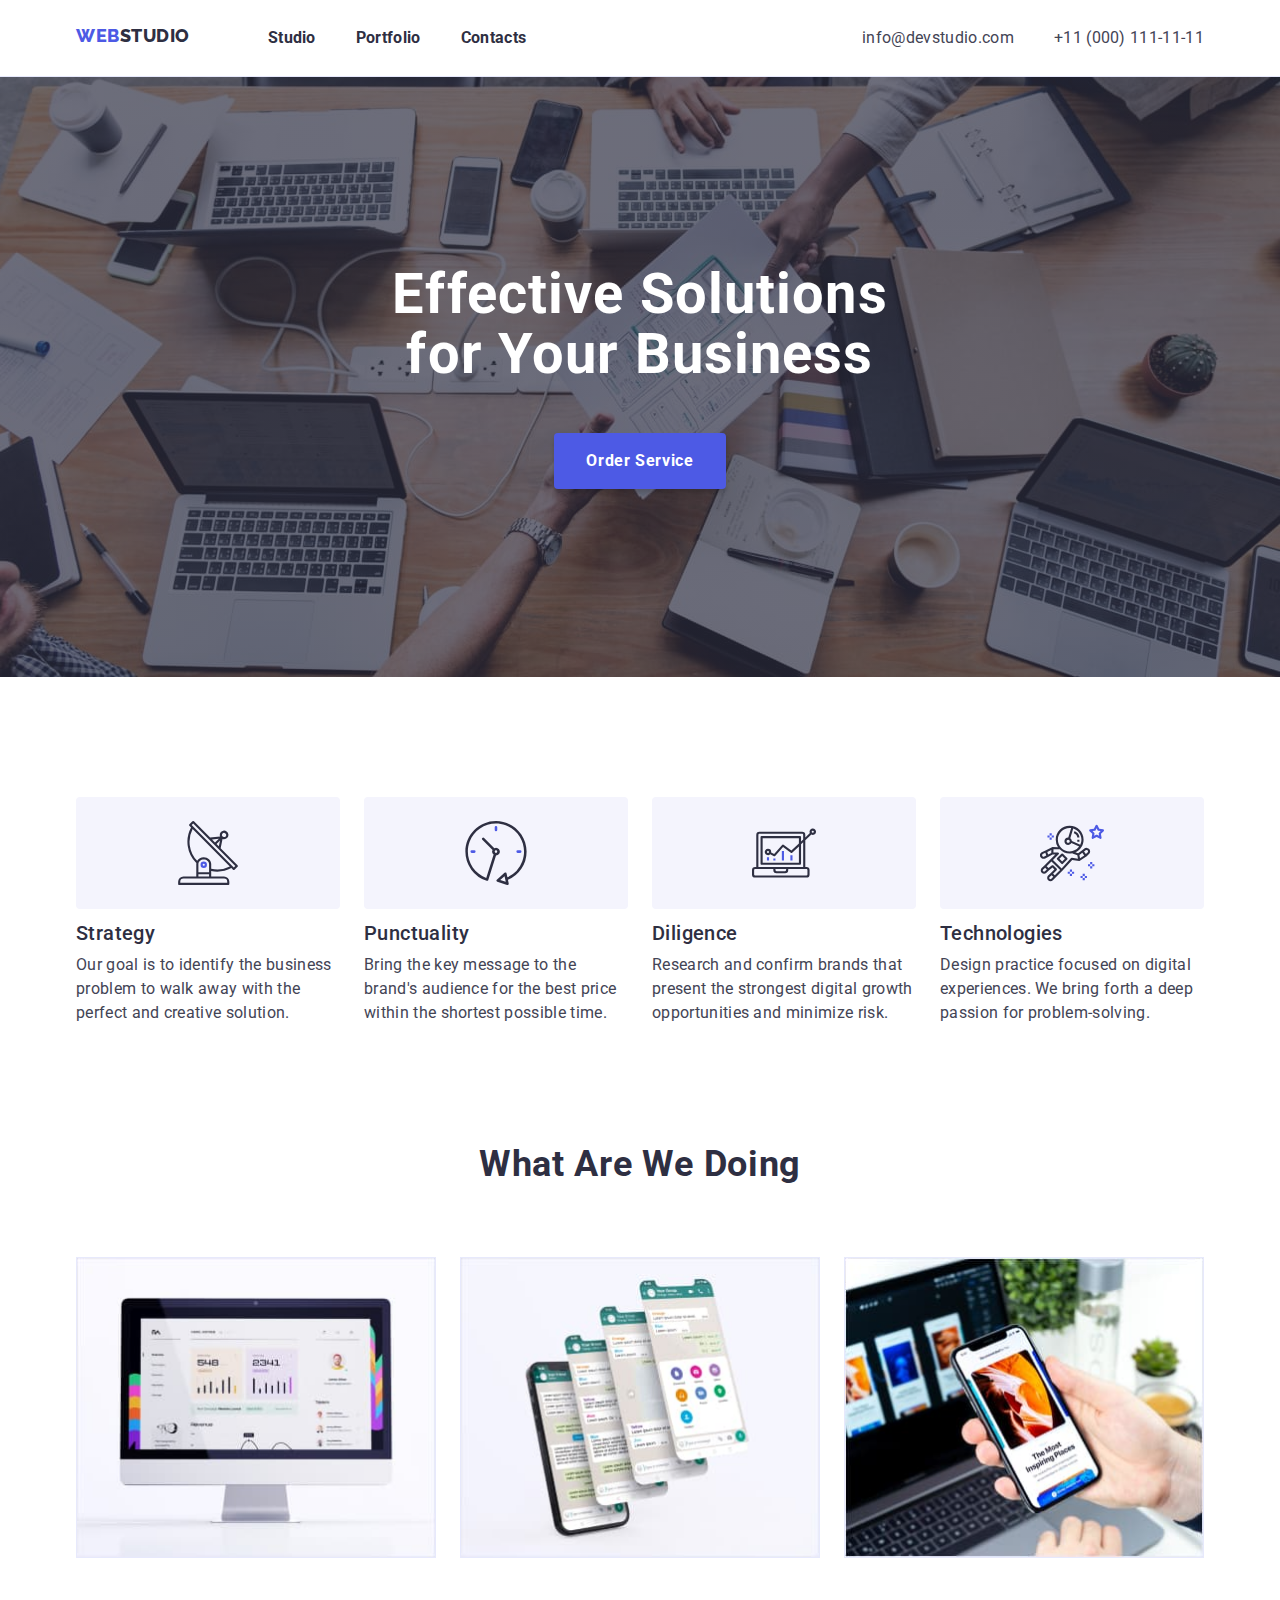
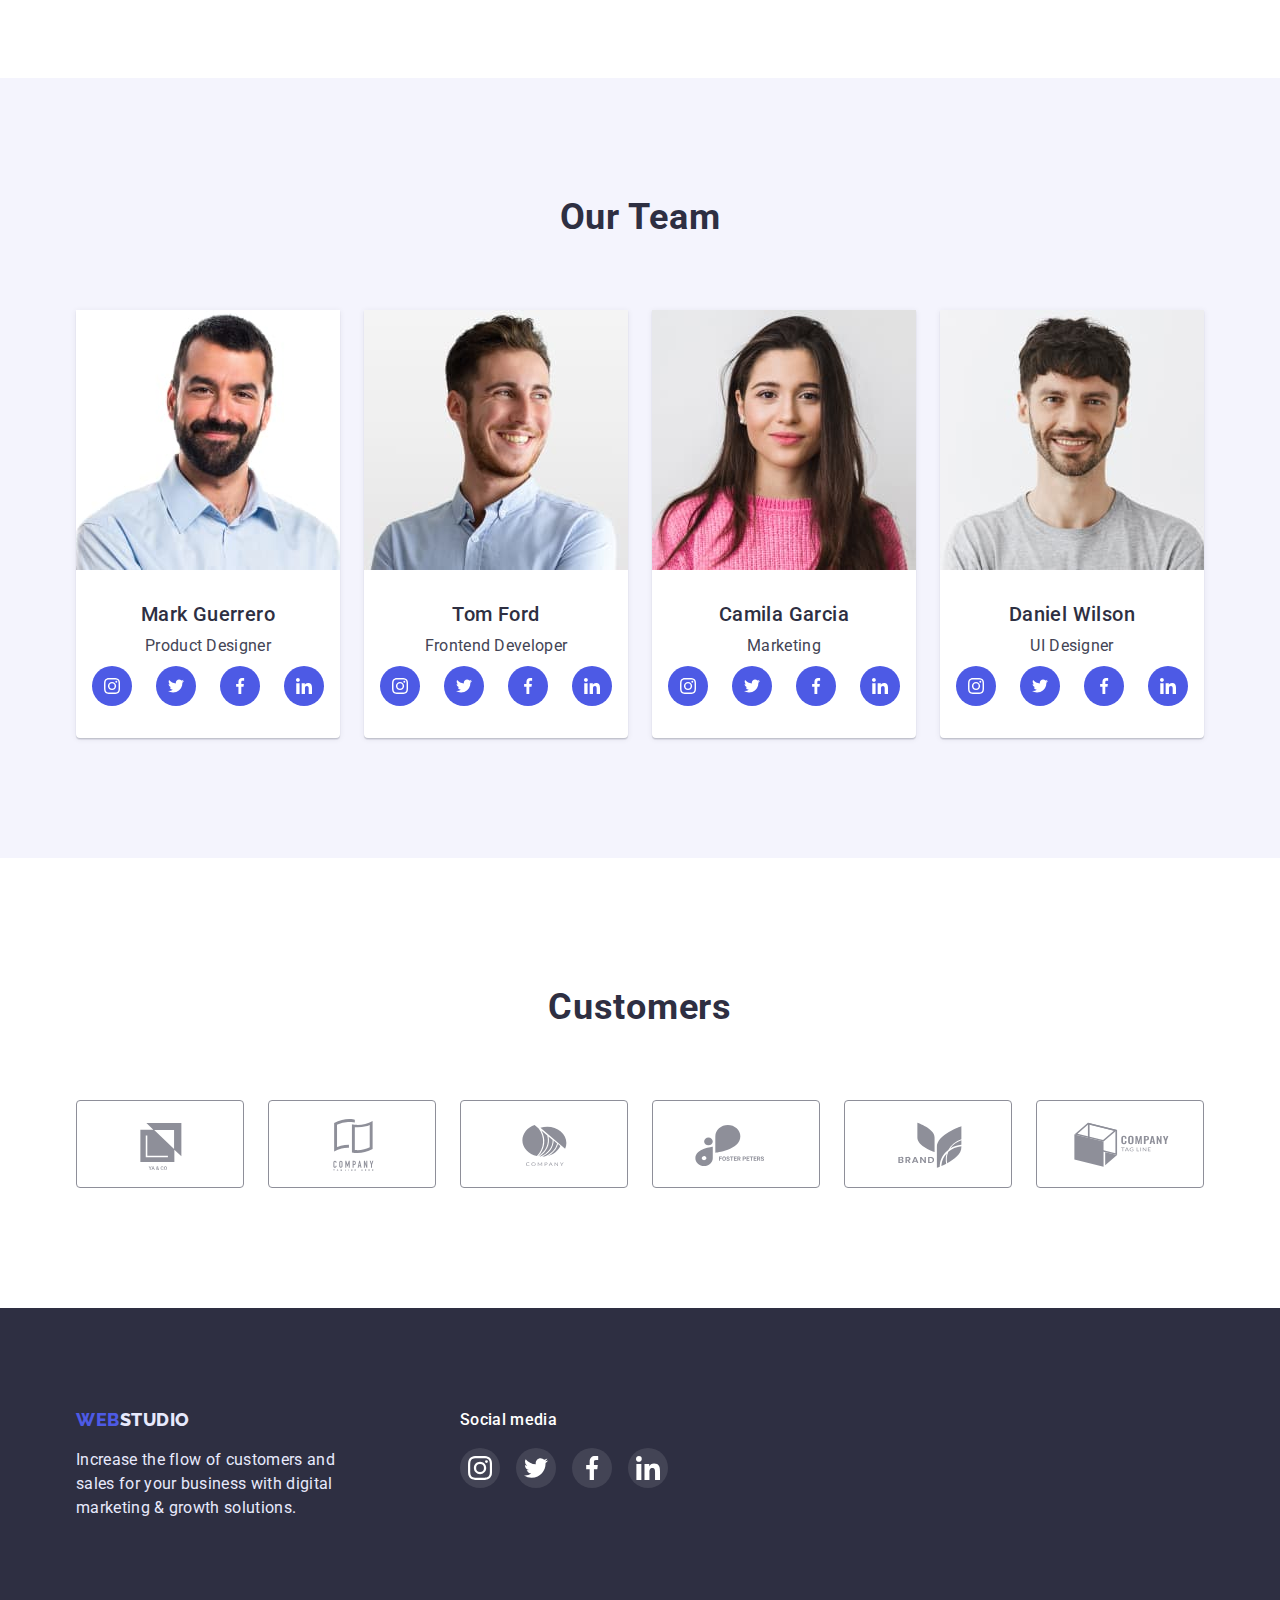
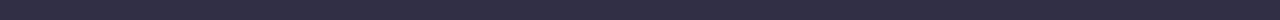
<file: index.html>
<!DOCTYPE html>
<html lang="en">
  <head>
    <meta charset="UTF-8" />
    <meta http-equiv="X-UA-Compatible" content="IE=edge" />
    <meta name="viewport" content="width=device-width, initial-scale=1.0" />
    <title>WebStudio</title>
    <link rel="preconnect" href="https://fonts.googleapis.com" />
    <link rel="preconnect" href="https://fonts.gstatic.com" crossorigin />
    <link
      href="https://fonts.googleapis.com/css2?family=Raleway:wght@800&family=Roboto:wght@400;500;700;900&display=swap"
      rel="stylesheet"
    />
    <link
      rel="stylesheet"
      href="https://cdnjs.cloudflare.com/ajax/libs/modern-normalize/1.0.0/modern-normalize.min.css"
    />
    <link rel="stylesheet" href="./css/styles.css" />
  </head>
  <body class="body">
    <!--============================== Header with navigation ==============================-->
    <header class="header">
      <div class="header-nav-conteiner container ">
        <a class="header-logo link" href="./index.html">
          <span>Web</span>Studio
        </a>
        <nav class="header-navigation">
          <ul class="header-list list">
            <li class="header-item">
              <a class="header-link link" href="./index.html">Studio</a>
            </li>
            <li class="header-item">
              <a class="header-link link" href="./portfolio.html">Portfolio</a>
            </li>
            <li class="header-item">
              <a class="header-link link" href="">Contacts</a>
            </li>
          </ul>
        </nav>
        <ul class="header-contacts list">
          <li class="header-contact-item">
            <a class="header-contact-link link" href="mailto:info@devstudio.com"
              >info@devstudio.com</a
            >
          </li>
          <li class="header-contact-item">
            <a class="header-contact-link link" href="tel:+110001111111"
              >+11 (000) 111-11-11</a
            >
          </li>
        </ul>
      </div>
    </header>
    <main>
      <!-- ================== Section 1 Effective Solutions for Your Busines ===================== -->
      <section class="solutions">
        <div class="solution-container">
          <h1 class="solutions-title">Effective Solutions for Your Business</h1>
          <button type="button" class="solution-btn btn">Order Service</button>
        </div>
      </section>
      <!-- ============================== Secrtion 2 Main principles ============================== -->
      <section class="principles">
        <div class="container">
          <h2 class="visually-hidden">Main principles</h2>
          <ul class="principles-list list">
            <li class="principles-item">
              <svg class="principles-icons">
                <use href="./images/icons.svg#icon-antenna"></use>
              </svg>
              <h3 class="principles-title">Strategy</h3>
              <p class="principles-text">
                Our goal is to identify the business problem to walk away with
                the perfect and creative solution.
              </p>
            </li>
            <li class="principles-item">
              <svg class="principles-icons">
                <use href="./images/icons.svg#icon-clock"></use>
              </svg>
              <h3 class="principles-title">Punctuality</h3>
              <p class="principles-text">
                Bring the key message to the brand's audience for the best price
                within the shortest possible time.
              </p>
            </li>
            <li class="principles-item">
              <svg class="principles-icons">
                <use href="./images/icons.svg#icon-diagram"></use>
              </svg>
              <h3 class="principles-title">Diligence</h3>
              <p class="principles-text">
                Research and confirm brands that present the strongest digital
                growth opportunities and minimize risk.
              </p>
            </li>
            <li class="principles-item">
              <svg class="principles-icons">
                <use href="./images/icons.svg#icon-astronaut"></use>
              </svg>
              <h3 class="principles-title">Technologies</h3>
              <p class="principles-text">
                Design practice focused on digital experiences. We bring forth a
                deep passion for problem-solving.
              </p>
            </li>
          </ul>
        </div>
      </section>
      <!-- ============================== Section 3 What are we doing ============================== -->
      <section class="what">
        <div class="container">
          <h2 class="what-title">What are we doing</h2>
          <ul class="what-list list">
            <li class="what-item">
              <img
                src="./images/sec3im1.jpg"
                alt="Computer monitor with data charts"
                width="360"
                height="300"
              />
            </li>
            <li class="what-item">
              <img
                src="./images/sec3im2.jpg"
                alt="Smartphone with apps"
                width="360"
                height="300"
              />
            </li>
            <li class="what-item">
              <img
                src="./images/sec3im3.jpg"
                alt="Laptop and smartphone with content"
                width="360"
                height="300"
              />
            </li>
          </ul>
        </div>
      </section>
      <!-- ================================== Section 4 Our Team ================================== -->
      <section class="team">
        <div class="team-container container">
          <h2 class="team-head">Our Team</h2>
          <ul class="team-list list">
            <li class="team-item">
              <img
                src="./images/ourteam1.jpg"
                alt="Mark Guerrero photo"
                width="264"
                height="260"
              />
              <h3 class="team-name">Mark Guerrero</h3>
              <p class="team-position">Product Designer</p>
              <ul class="team-social-icon list">
                <li class="social-icon-list">
                  <a class="social-icon-link link" href="">
                    <svg class="social-icon" width="16" height="16">
                      <use href="./images/icons.svg#icon-instagram"></use>
                    </svg>
                  </a>
                </li>
                <li class="social-icon-list">
                  <a class="social-icon-link link" href="">
                    <svg class="social-icon" width="16" height="16">
                      <use href="./images/icons.svg#icon-twitter"></use>
                    </svg>
                  </a>
                </li>
                <li class="social-icon-list">
                  <a class="social-icon-link link" href="">
                    <svg class="social-icon" width="16" height="16">
                      <use href="./images/icons.svg#icon-facebook"></use>
                    </svg>
                  </a>
                </li>
                <li class="social-icon-list">
                  <a class="social-icon-link link" href="">
                    <svg class="social-icon" width="16" height="16">
                      <use href="./images/icons.svg#icon-linkedin"></use>
                    </svg>
                  </a>
                </li>
              </ul>
            </li>
            <li class="team-item">
              <img
                src="./images/ourteam2.jpg"
                alt="Tom Ford photo"
                width="264"
                height="260"
              />
              <h3 class="team-name">Tom Ford</h3>
              <p class="team-position">Frontend Developer</p>
              <ul class="team-social-icon list">
                <li class="social-icon-list">
                  <a class="social-icon-link link" href="">
                    <svg class="social-icon" width="16" height="16">
                      <use href="./images/icons.svg#icon-instagram"></use>
                    </svg>
                  </a>
                </li>
                <li class="social-icon-list">
                  <a class="social-icon-link link" href="">
                    <svg class="social-icon" width="16" height="16">
                      <use href="./images/icons.svg#icon-twitter"></use>
                    </svg>
                  </a>
                </li>
                <li class="social-icon-list">
                  <a class="social-icon-link link" href="">
                    <svg class="social-icon" width="16" height="16">
                      <use href="./images/icons.svg#icon-facebook"></use>
                    </svg>
                  </a>
                </li>
                <li class="social-icon-list">
                  <a class="social-icon-link link" href="">
                    <svg class="social-icon" width="16" height="16">
                      <use href="./images/icons.svg#icon-linkedin"></use>
                    </svg>
                  </a>
                </li>
              </ul>
            </li>
            <li class="team-item">
              <img
                src="./images/ourteam3.jpg"
                alt="Camila Garcia photo"
                width="264"
                height="260"
              />
              <h3 class="team-name">Camila Garcia</h3>
              <p class="team-position">Marketing</p>
              <ul class="team-social-icon list">
                <li class="social-icon-list">
                  <a class="social-icon-link link" href="">
                    <svg class="social-icon" width="16" height="16">
                      <use href="./images/icons.svg#icon-instagram"></use>
                    </svg>
                  </a>
                </li>
                <li class="social-icon-list">
                  <a class="social-icon-link link" href="">
                    <svg class="social-icon" width="16" height="16">
                      <use href="./images/icons.svg#icon-twitter"></use>
                    </svg>
                  </a>
                </li>
                <li class="social-icon-list">
                  <a class="social-icon-link link" href="">
                    <svg class="social-icon" width="16" height="16">
                      <use href="./images/icons.svg#icon-facebook"></use>
                    </svg>
                  </a>
                </li>
                <li class="social-icon-list">
                  <a class="social-icon-link link" href=""
                    ><svg class="social-icon" width="16" height="16">
                      <use href="./images/icons.svg#icon-linkedin"></use>
                    </svg>
                  </a>
                </li>
              </ul>
            </li>
            <li class="team-item">
              <img
                src="./images/ourteam4.jpg"
                alt="Daniel Wilson photo"
                width="264"
                height="260"
              />
              <h3 class="team-name">Daniel Wilson</h3>
              <p class="team-position">UI Designer</p>
              <ul class="team-social-icon list">
                <li class="social-icon-list">
                  <a class="social-icon-link link" href="">
                    <svg class="social-icon" width="16" height="16">
                      <use href="./images/icons.svg#icon-instagram"></use>
                    </svg>
                  </a>
                </li>
                <li class="social-icon-list">
                  <a class="social-icon-link link" href="">
                    <svg class="social-icon" width="16" height="16">
                      <use href="./images/icons.svg#icon-twitter"></use>
                    </svg>
                  </a>
                </li>
                <li class="social-icon-list">
                  <a class="social-icon-link link" href="">
                    <svg class="social-icon" width="16" height="16">
                      <use href="./images/icons.svg#icon-facebook"></use>
                    </svg>
                  </a>
                </li>
                <li class="social-icon-list">
                  <a class="social-icon-link link" href="">
                    <svg class="social-icon" width="16" height="16">
                      <use href="./images/icons.svg#icon-linkedin"></use>
                    </svg>
                  </a>
                </li>
              </ul>
            </li>
          </ul>
        </div>
      </section>
    </main>
    <!-- ==================================Customers section ==================================-->
    <section class="customers">
      <div class="customers-container container">
        <h1 class="customers-title">Customers</h1>
        <ul class="customer-list list">
          <li class="customer-item">
            <a class="customer-link link" href="">
              <svg class="customer-icon" width="104" height="56">
                <use href="./images/icons.svg#icon-logo-0"></use>
              </svg>
            </a>
          </li>
          <li class="customer-item">
            <a class="customer-link link" href="">
              <svg class="customer-icon" width="104" height="56">
                <use href="./images/icons.svg#icon-logo-1"></use>
              </svg>
            </a>
          </li>
          <li class="customer-item">
            <a class="customer-link link" href="">
              <svg class="customer-icon" width="104" height="56">
                <use href="./images/icons.svg#icon-logo-2"></use>
              </svg>
            </a>
          </li>
          <li class="customer-item">
            <a class="customer-link link" href="">
              <svg class="customer-icon" width="104" height="56">
                <use href="./images/icons.svg#icon-logo-3"></use>
              </svg>
            </a>
          </li>
          <li class="customer-item">
            <a class="customer-link link" href="">
              <svg class="customer-icon" width="104" height="56">
                <use href="./images/icons.svg#icon-logo-4"></use>
              </svg>
            </a>
          </li>
          <li class="customer-item">
            <a class="customer-link link" href="">
              <svg class="customer-icon" width="104" height="56">
                <use href="./images/icons.svg#icon-logo-5"></use>
              </svg>
            </a>
          </li>
        </ul>
      </div>
    </section>
    <!-- ================================== Footer section ================================== -->
    <footer class="footer">
      <div class="footer-container container">
        <div class="footer-logo-slogan">
          <a class="footer-logo link" href="./index.html">
            <span>Web</span>Studio
          </a>
          <p class="footer-text">
            Increase the flow of customers and sales for your business with
            digital marketing & growth solutions.
          </p>
        </div>
        <div class="social-media">
          <p class="social-media-title">Social media</p>
          <ul class="social-media-list list">
            <li class="social-media-item">
              <a class="social-media-link link" href="">
                <svg class="social-media-icon" width="24" height="24">
                  <use href="./images/icons.svg#icon-instagram"></use>
                </svg>
              </a>
            </li>
            <li class="social-media-item">
              <a class="social-media-link link" href="">
                <svg class="social-media-icon" width="24" height="24">
                  <use href="./images/icons.svg#icon-twitter"></use>
                </svg>
              </a>
            </li>
            <li class="social-media-item">
              <a class="social-media-link link" href="">
                <svg class="social-media-icon" width="24" height="24">
                  <use href="./images/icons.svg#icon-facebook"></use>
                </svg>
              </a>
            </li>
            <li class="social-media-item">
              <a class="social-media-link link" href="">
                <svg class="social-media-icon" width="24" height="24">
                  <use href="./images/icons.svg#icon-linkedin"></use>
                </svg>
              </a>
            </li>
          </ul>
        </div>
      </div>
    </footer>
  </body>
</html>
</file>
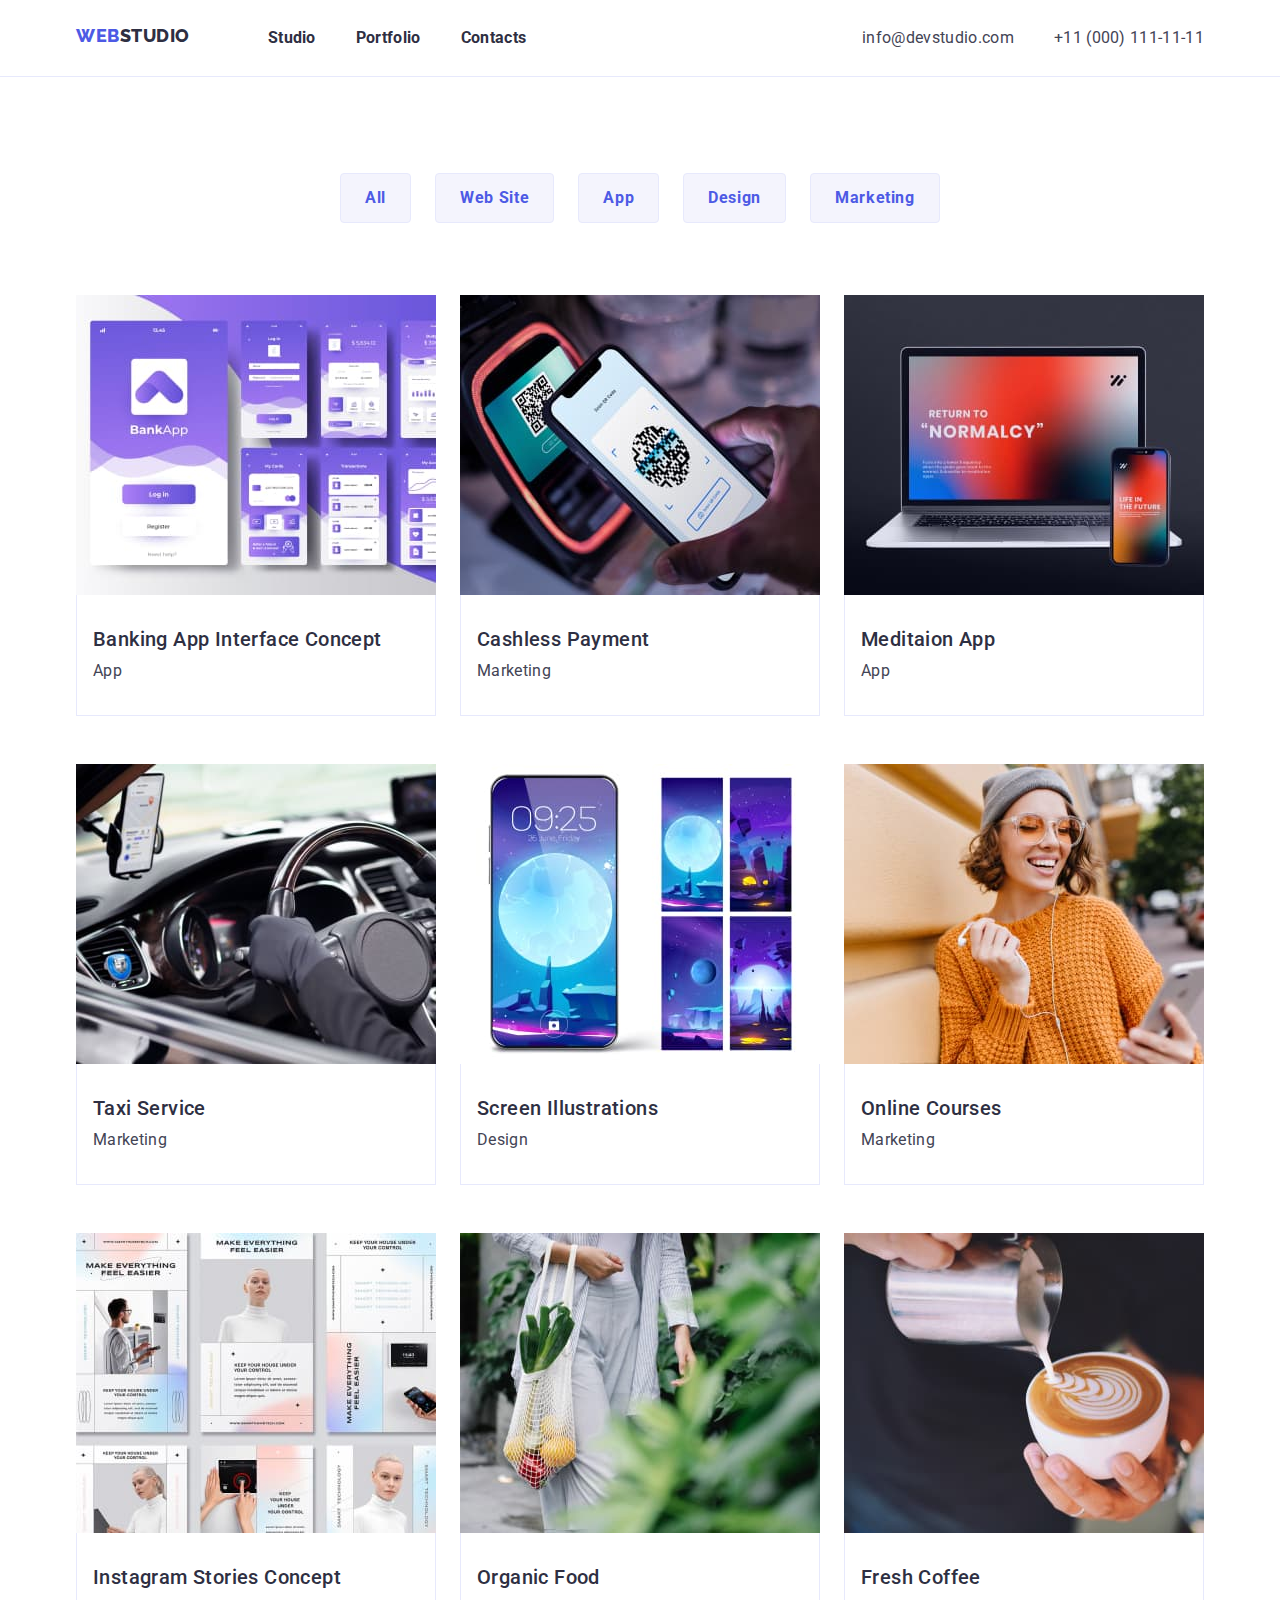
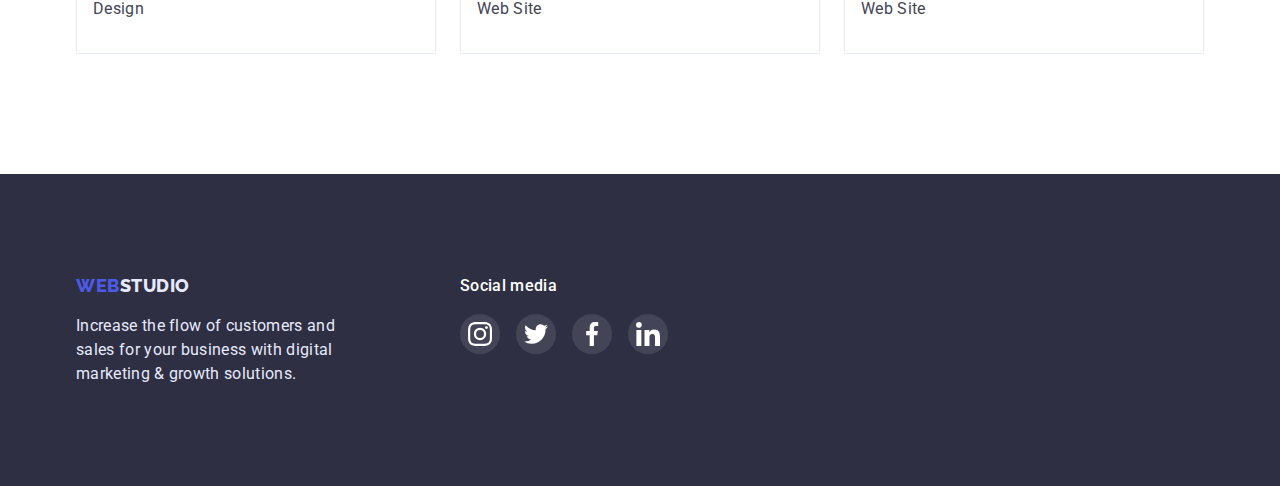
<file: portfolio.html>
<!DOCTYPE html>
<html lang="en">
  <head>
    <meta charset="UTF-8" />
    <meta http-equiv="X-UA-Compatible" content="IE=edge" />
    <meta name="viewport" content="width=device-width, initial-scale=1.0" />
    <title>WebStudio | Portfolio</title>
    <link rel="preconnect" href="https://fonts.googleapis.com" />
    <link rel="preconnect" href="https://fonts.gstatic.com" crossorigin />
    <link
      href="https://fonts.googleapis.com/css2?family=Raleway:wght@800&family=Roboto:wght@400;500;700;900&display=swap"
      rel="stylesheet"
    />
    <link
      rel="stylesheet"
      href="https://cdnjs.cloudflare.com/ajax/libs/modern-normalize/1.0.0/modern-normalize.min.css"
    />
    <link rel="stylesheet" href="./css/styles.css" />
  </head>
  <body class="body">
    <!--============================== Header with navigation ==============================-->
    <header class="header">
      <div class="header-nav-conteiner container">
        <a class="header-logo link" href="./index.html">
          <span>Web</span>Studio
        </a>
        <nav class="header-navigation">
          <ul class="header-list list">
            <li class="header-item">
              <a class="header-link link" href="./index.html">Studio</a>
            </li>
            <li class="header-item">
              <a class="header-link link" href="./portfolio.html">Portfolio</a>
            </li>
            <li class="header-item">
              <a class="header-link link" href="">Contacts</a>
            </li>
          </ul>
        </nav>
        <ul class="header-contacts list">
          <li class="header-contact-item">
            <a class="header-contact-link link" href="mailto:info@devstudio.com"
              >info@devstudio.com</a
            >
          </li>
          <li class="header-contact-item">
            <a class="header-contact-link link" href="tel:+110001111111"
              >+11 (000) 111-11-11</a
            >
          </li>
        </ul>
      </div>
    </header>
    <main>
      <!-- ============================== Section 1 Filters ============================== -->

      <section class="solutions-portfolio">
        <div class="container">
          <h1 class="visually-hidden">Solutions</h1>
          <ul class="solutions-filter-list list">
            <li class="solutions-filter-item">
              <button type="button" class="solutions-filter-btn">All</button>
            </li>
            <li class="solutions-filter-item">
              <button type="button" class="solutions-filter-btn">
                Web Site
              </button>
            </li>
            <li class="solutions-filter-item">
              <button type="button" class="solutions-filter-btn">App</button>
            </li>
            <li class="solutions-filter-item">
              <button type="button" class="solutions-filter-btn">Design</button>
            </li>
            <li class="solutions-filter-item">
              <button type="button" class="solutions-filter-btn">
                Marketing
              </button>
            </li>
          </ul>
          <!-- ============================= Subsection 1 cards ============================= -->
          <ul class="solutions-result list">
            <li class="solution-result-item">
              <img
                src="./images/banking-app-interface-concept.jpg"
                alt="Banking App Interface screenshots"
                width="360"
                height="300"
              />
              <div class="solution-item-wrap">
                <h2 class="solution-result-title">
                  Banking App Interface Concept
                </h2>
                <p class="solution-result-text">App</p>
              </div>
            </li>
            <li class="solution-result-item">
              <img
                src="./images/cashless-payment.jpg"
                alt="Smartphone and bank terminal"
                width="360"
                height="300"
              />
              <div class="solution-item-wrap">
                <h2 class="solution-result-title">Cashless Payment</h2>
                <p class="solution-result-text">Marketing</p>
              </div>
            </li>
            <li class="solution-result-item">
              <img
                src="./images/meditaion-app.jpg"
                alt="Laptop and smartphone with Meditaion app"
                width="360"
                height="300"
              />
              <div class="solution-item-wrap">
                <h2 class="solution-result-title">Meditaion App</h2>
                <p class="solution-result-text">App</p>
              </div>
            </li>
            <li class="solution-result-item">
              <img
                src="./images/taxi-service.jpg"
                alt="Taxi dashboard"
                width="360"
                height="300"
              />
              <div class="solution-item-wrap">
                <h2 class="solution-result-title">Taxi Service</h2>
                <p class="solution-result-text">Marketing</p>
              </div>
            </li>
            <li class="solution-result-item">
              <img
                src="./images/screen-illustrations.jpg"
                alt="Screen Illustrations art"
                width="360"
                height="300"
              />
              <div class="solution-item-wrap">
                <h2 class="solution-result-title">Screen Illustrations</h2>
                <p class="solution-result-text">Design</p>
              </div>
            </li>
            <li class="solution-result-item">
              <img
                src="./images/online-courses.jpg"
                alt="Student girl"
                width="360"
                height="300"
              />
              <div class="solution-item-wrap">
                <h2 class="solution-result-title">Online Courses</h2>
                <p class="solution-result-text">Marketing</p>
              </div>
            </li>
            <li class="solution-result-item">
              <img
                src="./images/instagram-stories-concept.jpg"
                alt="Samples of Instagram Stories"
                width="360"
                height="300"
              />
              <div class="solution-item-wrap">
                <h2 class="solution-result-title">Instagram Stories Concept</h2>
                <p class="solution-result-text">Design</p>
              </div>
            </li>
            <li class="solution-result-item">
              <img
                src="./images/organic-food.jpg"
                alt="Organic Food in the bag"
                width="360"
                height="300"
              />
              <div class="solution-item-wrap">
                <h2 class="solution-result-title">Organic Food</h2>
                <p class="solution-result-text">Web Site</p>
              </div>
            </li>
            <li class="solution-result-item">
              <img
                src="./images/fresh-coffee.jpg"
                alt=""
                width="360"
                height="300"
              />
              <div class="solution-item-wrap">
                <h2 class="solution-result-title">Fresh Coffee</h2>
                <p class="solution-result-text">Web Site</p>
              </div>
            </li>
          </ul>
        </div>
      </section>
    </main>
    <!-- ================================== Footer section ================================== -->
    <footer class="footer">
      <div class="footer-container container">
        <div class="footer-logo-slogan">
          <a class="footer-logo link" href="./index.html">
            <span>Web</span>Studio
          </a>
          <p class="footer-text">
            Increase the flow of customers and sales for your business with
            digital marketing & growth solutions.
          </p>
        </div>
        <div class="social-media">
          <p class="social-media-title">Social media</p>
          <ul class="social-media-list list">
            <li class="social-media-item">
              <a class="social-media-link link" href="">
                <svg class="social-media-icon" width="24" height="24">
                  <use href="./images/icons.svg#icon-instagram"></use>
                </svg>
              </a>
            </li>
            <li class="social-media-item">
              <a class="social-media-link link" href="">
                <svg class="social-media-icon" width="24" height="24">
                  <use href="./images/icons.svg#icon-twitter"></use>
                </svg>
              </a>
            </li>
            <li class="social-media-item">
              <a class="social-media-link link" href="">
                <svg class="social-media-icon" width="24" height="24">
                  <use href="./images/icons.svg#icon-facebook"></use>
                </svg>
              </a>
            </li>
            <li class="social-media-item">
              <a class="social-media-link link" href="">
                <svg class="social-media-icon" width="24" height="24">
                  <use href="./images/icons.svg#icon-linkedin"></use>
                </svg>
              </a>
            </li>
          </ul>
        </div>
      </div>
    </footer>
  </body>
</html>
</file>
<file: css/styles.css>
:root {
  --primary-brand-color: #4d5ae5;
  --pressed-state-color: #404bbf;
  --dakr-overlays-headings: #2e2f42;
  --body-text-color: #434455;
  --subtle-text-color: #8e8f99;
  --accent-background-color: #e7e9fc;
  --light-bacground-color: #f4f4fd;
  --primary-background-color: #ffffff;
}

.visually-hidden {
  position: absolute;
  width: 1px;
  height: 1px;
  margin: -1px;
  border: 0;
  padding: 0;
  white-space: nowrap;
  clip-path: inset(100%);
  clip: rect(0 0 0 0);
  overflow: hidden;
}

h1,
h2,
h3,
h4,
p {
  margin-top: 0;
  margin-bottom: 0;
}
button {
  cursor: pointer;
}
ul,
ol {
  margin-top: 0;
  margin-bottom: 0;
  padding-left: 0;
}

img {
  display: block;
  max-width: 100%;
  height: auto;
}

*,
*::before,
*::after {
  box-sizing: border-box;
}

.container {
  width: 1158px;
  margin-left: auto;
  margin-right: auto;
  padding-left: 15px;
  padding-right: 15px;
}

/* ========================================== Body ==========================================  */

body {
  font-family: "Roboto", sans-serif;
  color: var(--body-text-color);
}

.link {
  text-decoration: none;
}

.list {
  list-style: none;
}

/*========================================== Header ==========================================*/
.header {
  background-color: var(--primary-background-color);
  border-bottom: 1px solid var(--accent-background-color);
}

.header-logo {
  display: block;
  font-family: "Raleway", sans-serif;
  font-style: normal;
  font-weight: 800;
  font-size: 18px;
  line-height: calc(24 / 18);
  letter-spacing: 0.03em;
  text-transform: uppercase;
  color: var(--dakr-overlays-headings);
  margin-right: 78px;
  padding-top: 24px;
  padding-bottom: 28px;
}

.header-logo > span {
  color: var(--primary-brand-color);
}

.header-nav-conteiner {
  display: flex;
  align-items: center;
}

.header-list {
  display: flex;
  
  gap: 40px;
}

.header-item {
  
}

.header-link {
  
  font-weight: 700;
  font-size: 16px;
  line-height: 1.5;
  letter-spacing: 0.02em;
  color: var(--dakr-overlays-headings);
  padding-top: 24px;
  padding-bottom: 28px;
}

.header-link:hover,
.header-link:focus {
  color: var(--pressed-state-color);
}

.header-contacts {
  display: flex;
  align-items: center;
  gap: 40px;
  margin-left: auto;
}

.header-contact-link {
  font-weight: 400;
  font-size: 16px;
  line-height: 1.5;
  letter-spacing: 0.02em;
  color: var(--body-text-color);
  text-decoration: none;
  padding-top: 24px;
  padding-bottom: 28px;
}

.header-contact-link:hover,
.header-contact-link:focus {
  color: var(--pressed-state-color);
}

/* =====================Section 1 Effective Solutions for Your Business===================== */

.solutions {
}

.solution-container {
  margin: 0 auto;
  max-width: 1440px;
  height: 600px;
  background-color: var(--dakr-overlays-headings);
  background-image: linear-gradient(
      rgba(46, 47, 66, 0.7),
      rgba(46, 47, 66, 0.7)
    ),
    url(../images/people-office.jpg);
  background-size: cover;
  background-position: center;
  padding-top: 188px;
  padding-bottom: 188px;
  text-align: center;
}

.solutions-title {
  margin: 0 auto;
  margin-bottom: 48px;
  max-width: 496px;
  font-weight: 700;
  font-size: 56px;
  line-height: 1.07;
  letter-spacing: 0.02em;
  color: var(--primary-background-color);
}

.solution-btn {
  display: inline-block;
  margin: 0 auto;
  font-family: inherit;
  font-weight: 700;
  font-size: 16px;
  line-height: 1.19;
  letter-spacing: 0.04em;
  color: var(--primary-background-color);
  background-color: var(--primary-brand-color);
  box-shadow: 0px 4px 4px rgba(0, 0, 0, 0.15);

  padding: 16px 32px;
  min-width: 169px;
  height: 56px;
  border: none;
  border-radius: 4px;
}

.solution-btn:focus,
.solution-btn:hover {
  background-color: var(--pressed-state-color);
}

/*================================ Secrtion 2 Main principles ================================*/

.principles-list {
  padding-top: 120px;
  padding-bottom: 60px;
  background-color: var(--primary-background-color);
  display: flex;
  justify-content: center;
  align-items: center;
  gap: 24px;
  /* max-width: 1128px; */
}

.principles-item {
  max-width: 264px;
  /* flex-basis: calc((100% - 24px) / 4); */
}
.principles-title {
  font-weight: 500;
  font-size: 20px;
  line-height: 1.2;
  letter-spacing: 0.02em;
  color: var(--dakr-overlays-headings);
  margin-bottom: 8px;
}

.principles-text {
  font-size: 16px;
  font-weight: 400;
  line-height: 1.5;
  letter-spacing: 0.02em;
  width: 264px;
}

.principles-icons {
  padding: 24px 100px;
  background: #f4f4fd;
  border-radius: 4px;
  margin-bottom: 8px;
  width: 264px;
  height: 112px;
}

/*=============================== Section 3 What are we doing ===============================*/

.what {
  padding-top: 60px;
  padding-bottom: 120px;
  background-color: var(--primary-background-color);
}

.what-title {
  margin-bottom: 72px;
  font-weight: 700;
  font-size: 36px;
  line-height: 1.11;
  text-align: center;
  letter-spacing: 0.02em;
  text-transform: capitalize;
  color: var(--dakr-overlays-headings);
}

.what-list {
  display: flex;
  justify-content: center;
  align-content: center;
  gap: 24px;
}

.what-item {
  width: 360px;
  border: 1px solid var(--accent-background-color);
}

/*==================================== Section 4 Our Team ====================================*/

.team {
  background-color: var(--light-bacground-color);
  padding-top: 120px;
  padding-bottom: 120px;
}

.team-container {
}

.team-head {
  margin-bottom: 72px;
  font-weight: 700;
  font-size: 36px;
  line-height: 1.11;
  text-align: center;
  letter-spacing: 0.02em;
  text-transform: capitalize;
  color: var(--dakr-overlays-headings);
}

.team-list {
  display: flex;
  gap: 24px;
}

.team-item {
  width: 264px;
  background-color: var(--primary-background-color);
  padding-bottom: 32px;
  border-radius: 0px 0px 4px 4px;
  box-shadow: 0px 1px 6px rgba(46, 47, 66, 0.08),
    0px 1px 1px rgba(46, 47, 66, 0.16), 0px 2px 1px rgba(46, 47, 66, 0.08);
}
.team-list-wrap {
}

.team-name {
  margin-top: 32px;
  font-weight: 500;
  font-size: 20px;
  line-height: 1.2;
  text-align: center;
  letter-spacing: 0.02em;
  color: var(--dakr-overlays-headings);
}

.team-position {
  margin-top: 8px;
  margin-bottom: 8px;
  font-size: 16px;
  line-height: 1.5;
  text-align: center;
  letter-spacing: 0.02em;
  color: var(--body-text-color);
}

.team-social-icon {
  display: flex;
  gap: 24px;
  justify-content: center;
  align-content: center;
}

.social-icon-list {
  width: 40px;
  height: 40px;
}

.social-icon-link {
  width: 100%;
  height: 100%;
  border-radius: 50%;
  background: var(--primary-brand-color);
  display: flex;
  align-items: center;
  justify-content: center;
}

.social-icon-link:hover,
.social-icon-link:focus {
  background: var(--pressed-state-color);
}

.social-icon {
  fill: var(--primary-background-color);
}

/*====================================== Customers section ======================================*/

.customers {
  background-color: var(--primary-background-color);
}
.customers-container {
  padding-top: 130px;
  padding-bottom: 120px;
  text-align: center;
}

.customers-title {
  font-weight: 700;
  font-size: 36px;
  line-height: 1.11;
  text-align: center;
  letter-spacing: 0.02em;
  text-transform: capitalize;
  color: var(--dakr-overlays-headings);
  margin-bottom: 72px;
}

.customer-list {
  display: flex;
  justify-content: center;
  align-items: center;
  gap: 24px;
}

.customer-item {
}
.customer-link {
  display: flex;
  justify-content: center;
  align-items: center;
  width: 168px;
  height: 88px;
  border: 1px solid var(--subtle-text-color);
  border-radius: 4px;
}

.customer-icon {
  fill: var(--subtle-text-color);
}

.customer-item:hover .customer-link,
.customer-item:focus .customer-link {
  border: 1px solid #404bbf;
  fill: #404bbf;
}

.customer-item:hover .customer-icon,
.customer-item:focus .customer-icon {
  fill: var(--pressed-state-color);
}
/*====================================== Footer section ======================================*/

.footer {
  color: var(--accent-background-color);
  background-color: var(--dakr-overlays-headings);
  padding-top: 100px;
  padding-bottom: 100px;
}

.footer-container {
  display: flex;
}
.footer-logo {
  font-family: "Raleway", sans-serif;
  font-style: normal;
  font-weight: 800;
  font-size: 18px;
  line-height: calc(24 / 18);
  letter-spacing: 0.03em;
  text-transform: uppercase;
  color: inherit;
}

.footer-logo > span {
  color: var(--primary-brand-color);
}

.footer-text {
  margin-top: 16px;
  max-width: 264px;
  font-size: 16px;
  line-height: 1.5;
  letter-spacing: 0.02em;
}

.social-media {
  margin-left: 120px;
}
.social-media-title {
  font-weight: 500;
  font-size: 16px;
  line-height: 1.5;
  letter-spacing: 0.02em;
  color: var(--primary-background-color);
  margin-bottom: 16px;
}

.social-media-list {
  display: flex;
  justify-content: center;
  align-items: center;
  gap: 16px;
}

.social-media-item {
}
.social-media-link {
  display: flex;
  justify-content: center;
  align-items: center;
  padding: 8px;
  width: 40px;
  height: 40px;
  border-radius: 50%;
  background: rgba(255, 255, 255, 0.1);
}

.social-media-link:hover,
.social-media-link:focus {
  background: #31d0aa;
}

.social-media-icon {
  fill: var(--primary-background-color);
}

/*====================================== Potrfolio.html ======================================*/

.solutions-portfolio {
  background-color: var(--primary-background-color);
  padding-top: 96px;
  padding-bottom: 120px;
}

/*===================================== Section 1 Filters =====================================*/

.solutions-filter-list {
  display: flex;
  justify-content: center;
  align-items: center;
  gap: 24px;
  margin-bottom: 72px;
}

.solutions-filter-btn {
  font-weight: 700;
  font-size: 16px;
  line-height: 1.5;
  text-align: center;
  letter-spacing: 0.04em;
  color: var(--primary-brand-color);
  background-color: var(--light-bacground-color);

  padding: 12px 24px;

  border: 1px solid var(--accent-background-color);
  border-radius: 4px;
}

.solutions-filter-btn:hover,
.solutions-filter-btn:focus {
  color: var(--primary-background-color);
  background-color: var(--pressed-state-color);
  border: 1px solid var(--pressed-state-color);
  box-shadow: 0px 3px 1px rgba(0, 0, 0, 0.1), 0px 2px 1px rgba(0, 0, 0, 0.08),
    0px 2px 2px rgba(0, 0, 0, 0.12);
}

/*===================================== Subsection 1 cards =====================================*/

.solutions-result {
  display: flex;
  flex-wrap: wrap;
  gap: 48px 24px;
  background-color: var(--primary-background-color);
}

.solution-result-item {
  width: 360px;
}

.solution-result-item:hover {
  box-shadow: 0px 1px 6px rgba(46, 47, 66, 0.08);
}

.solution-item-wrap {
  padding: 32px 16px;
  border: 1px solid var(--accent-background-color);
  border-top: none;
  background-color: var(--primary-background-color);
}
.solution-result-title {
  margin-bottom: 8px;
  font-weight: 500;
  font-size: 20px;
  line-height: 1.2;
  letter-spacing: 0.02em;
  color: var(--dakr-overlays-headings);
}

.solution-result-text {
  font-weight: 400;
  font-size: 16px;
  line-height: 1.5;
  letter-spacing: 0.02em;
  color: var(--body-text-color);
}
</file>
